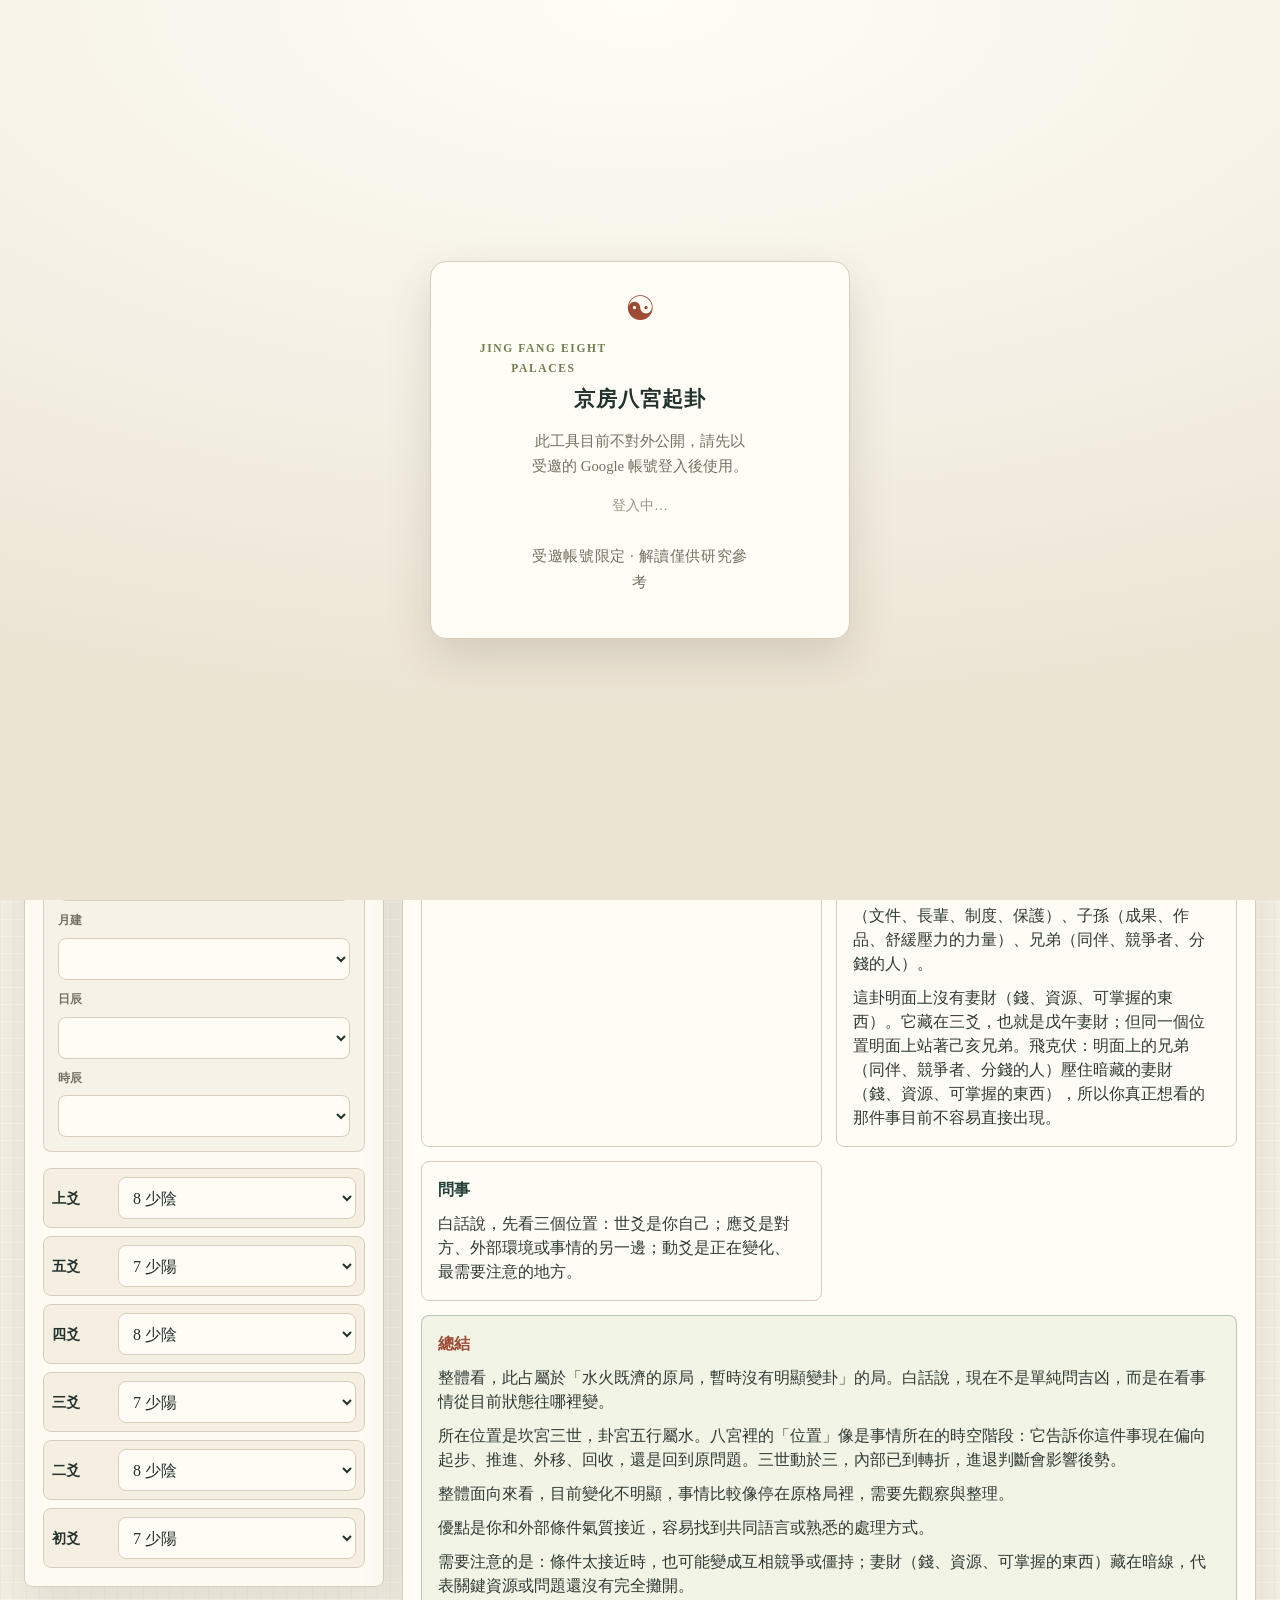
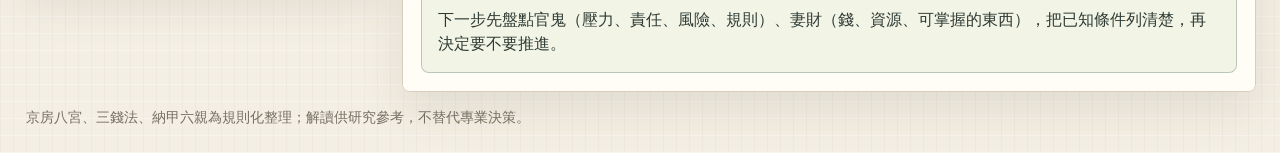
<file: index.html>
<!doctype html>
<html lang="zh-Hant">
<head>
  <meta charset="utf-8">
  <meta name="viewport" content="width=device-width, initial-scale=1">
  <title>京房八宮起卦</title>
  <link rel="stylesheet" href="style.css">
  <!-- 練息場平台 Google 登入 SDK（供登入閘門使用）-->
  <script src="https://accounts.google.com/gsi/client" async defer></script>
</head>
<body>
  <!-- 登入閘門：暫不公開，僅開放名單帳號可用（進站立刻蓋遮罩，驗證通過才掀開）-->
  <script src="auth-gate.js"></script>
  <main class="shell">
    <header class="app-header">
      <div class="brand-copy">
        <p class="eyebrow">Jing Fang Eight Palaces</p>
        <h1>京房八宮起卦</h1>
      </div>
      <div class="nature-mark" aria-hidden="true">
        <svg viewBox="0 0 240 118" role="img">
          <path class="wash" d="M17 84c36-31 52-34 82-10 19 15 35 19 61-7 22-22 38-24 62-7" />
          <path class="mountain" d="M21 80c17-18 31-27 42-27 12 0 20 15 31 15 13 0 25-28 41-28 17 0 26 31 43 31 10 0 22-10 38-21" />
          <path class="water" d="M41 92c22 6 39 6 58 0m24 0c24 6 44 6 67 0" />
          <circle class="moon" cx="184" cy="32" r="13" />
          <path class="reed" d="M36 89c-2-15 1-27 10-37m-3 32c4-11 10-19 20-25" />
        </svg>
      </div>
    </header>

    <section class="workbench" aria-label="起卦工具">
      <aside class="control-panel">
        <label class="field">
          <span>所問之事</span>
          <textarea id="question" rows="4" placeholder="例如：這個合作案接下來三個月的走勢"></textarea>
        </label>

        <input id="category" type="hidden" value="general">

        <section class="category-assist" aria-label="系統判斷問題類型">
          <div class="assist-head">
            <h2>系統判斷</h2>
            <span id="categoryNote">輸入問題後會自動判斷類型。</span>
          </div>
          <div id="categoryAssist" class="category-assist-grid"></div>
        </section>

        <section class="question-seeds" aria-label="問法模板">
          <h2>問法模板</h2>
          <div id="questionPrompts" class="question-prompts"></div>
        </section>

        <div class="button-row">
          <button id="cast" class="primary" type="button">三錢起卦</button>
          <button id="readManual" type="button">套用手動六爻</button>
        </div>

        <p class="input-help">三錢起卦會隨機擲出六爻；手動六爻則使用下方 6、7、8、9 的設定重新算出卦盤。</p>

        <section class="time-settings" aria-label="進階時空設定">
          <h2>進階時空</h2>
          <p>進入頁面會先帶入本機日期時間；若你要改用指定起卦時間，也可以在這裡手動調整。</p>
          <button id="autoTime" type="button">重新帶入本機時間</button>
          <p id="timeAutoNote" class="time-note">日辰依本機公曆日期換算，不需要連網；若採子初換日或遇節氣交界，請手動核對。</p>
          <label class="field compact">
            <span>起卦日期</span>
            <input id="castDate" type="date">
          </label>
          <label class="field compact">
            <span>月建</span>
            <select id="monthBranch"></select>
          </label>
          <label class="field compact">
            <span>日辰</span>
            <select id="dayGanzhi"></select>
          </label>
          <label class="field compact">
            <span>時辰</span>
            <select id="hourBranch"></select>
          </label>
        </section>

        <div class="manual-lines" id="manualLines" aria-label="手動六爻"></div>
      </aside>

      <section id="resultPanel" class="result-panel">
        <div id="castNotice" class="cast-notice" aria-live="polite"></div>
        <div class="summary-grid">
          <article class="hex-card primary-hex">
            <div class="hex-stack" id="mainHexStack"></div>
            <div>
              <p class="label">本卦</p>
              <h2 id="mainHexName">-</h2>
              <p id="mainHexMeta" class="muted">-</p>
            </div>
          </article>

          <article class="hex-card">
            <div class="big-symbol" id="changedSymbol">-</div>
            <div>
              <p class="label">變卦</p>
              <h2 id="changedHexName">-</h2>
              <p id="changedHexMeta" class="muted">-</p>
            </div>
          </article>

          <article class="metric-card">
            <p class="label">八宮</p>
            <strong id="palaceName">-</strong>
            <span id="palaceMeta">-</span>
          </article>

          <article class="metric-card">
            <p class="label">世應</p>
            <strong id="worldResponse">-</strong>
            <span id="movingMeta">-</span>
          </article>
        </div>

        <nav class="tabs" aria-label="結果分頁">
          <button class="tab active" data-tab="reading" type="button">解讀</button>
          <button class="tab" data-tab="lines" type="button">爻表</button>
          <button class="tab" data-tab="advanced" type="button">時空</button>
          <button class="tab" data-tab="hidden" type="button">飛伏</button>
          <button class="tab" data-tab="palaces" type="button">八宮</button>
          <button class="tab" data-tab="model" type="button">模型</button>
        </nav>

        <section class="tab-panel active" id="readingTab">
          <div id="readingContent" class="reading-content"></div>
        </section>

        <section class="tab-panel" id="linesTab">
          <div class="table-wrap">
            <table>
              <thead>
                <tr>
                  <th>爻位</th>
                  <th>爻象</th>
                  <th>納甲</th>
                  <th>五行</th>
                  <th>六親</th>
                  <th>六神</th>
                  <th>時空</th>
                  <th>標記</th>
                </tr>
              </thead>
              <tbody id="lineTable"></tbody>
            </table>
          </div>
        </section>

        <section class="tab-panel" id="advancedTab">
          <div id="advancedSummary" class="hidden-summary"></div>
          <div class="table-wrap">
            <table>
              <thead>
                <tr>
                  <th>爻位</th>
                  <th>六親</th>
                  <th>月建</th>
                  <th>日辰</th>
                  <th>時辰</th>
                  <th>空亡</th>
                  <th>旺衰</th>
                </tr>
              </thead>
              <tbody id="advancedTable"></tbody>
            </table>
          </div>
        </section>

        <section class="tab-panel" id="hiddenTab">
          <div id="hiddenSummary" class="hidden-summary"></div>
          <div class="table-wrap">
            <table>
              <thead>
                <tr>
                  <th>爻位</th>
                  <th>飛爻</th>
                  <th>本宮伏神</th>
                  <th>飛伏</th>
                  <th>對宮伏象</th>
                </tr>
              </thead>
              <tbody id="hiddenTable"></tbody>
            </table>
          </div>
        </section>

        <section class="tab-panel" id="palacesTab">
          <div id="palaceTable" class="palace-table"></div>
        </section>

        <section class="tab-panel" id="modelTab">
          <div id="modelContent" class="model-grid"></div>
        </section>
      </section>
    </section>

    <footer class="footer-note">
      京房八宮、三錢法、納甲六親為規則化整理；解讀供研究參考，不替代專業決策。
    </footer>
  </main>

  <script src="logic.js"></script>
  <script src="app.js"></script>
  <!-- 練息場全平台共用使用者列（回首頁＋登入資訊／登出）-->
  <script defer src="https://flow222git.github.io/jte-platform-2026/jte-userbar.js"></script>
</body>
</html>
</file>
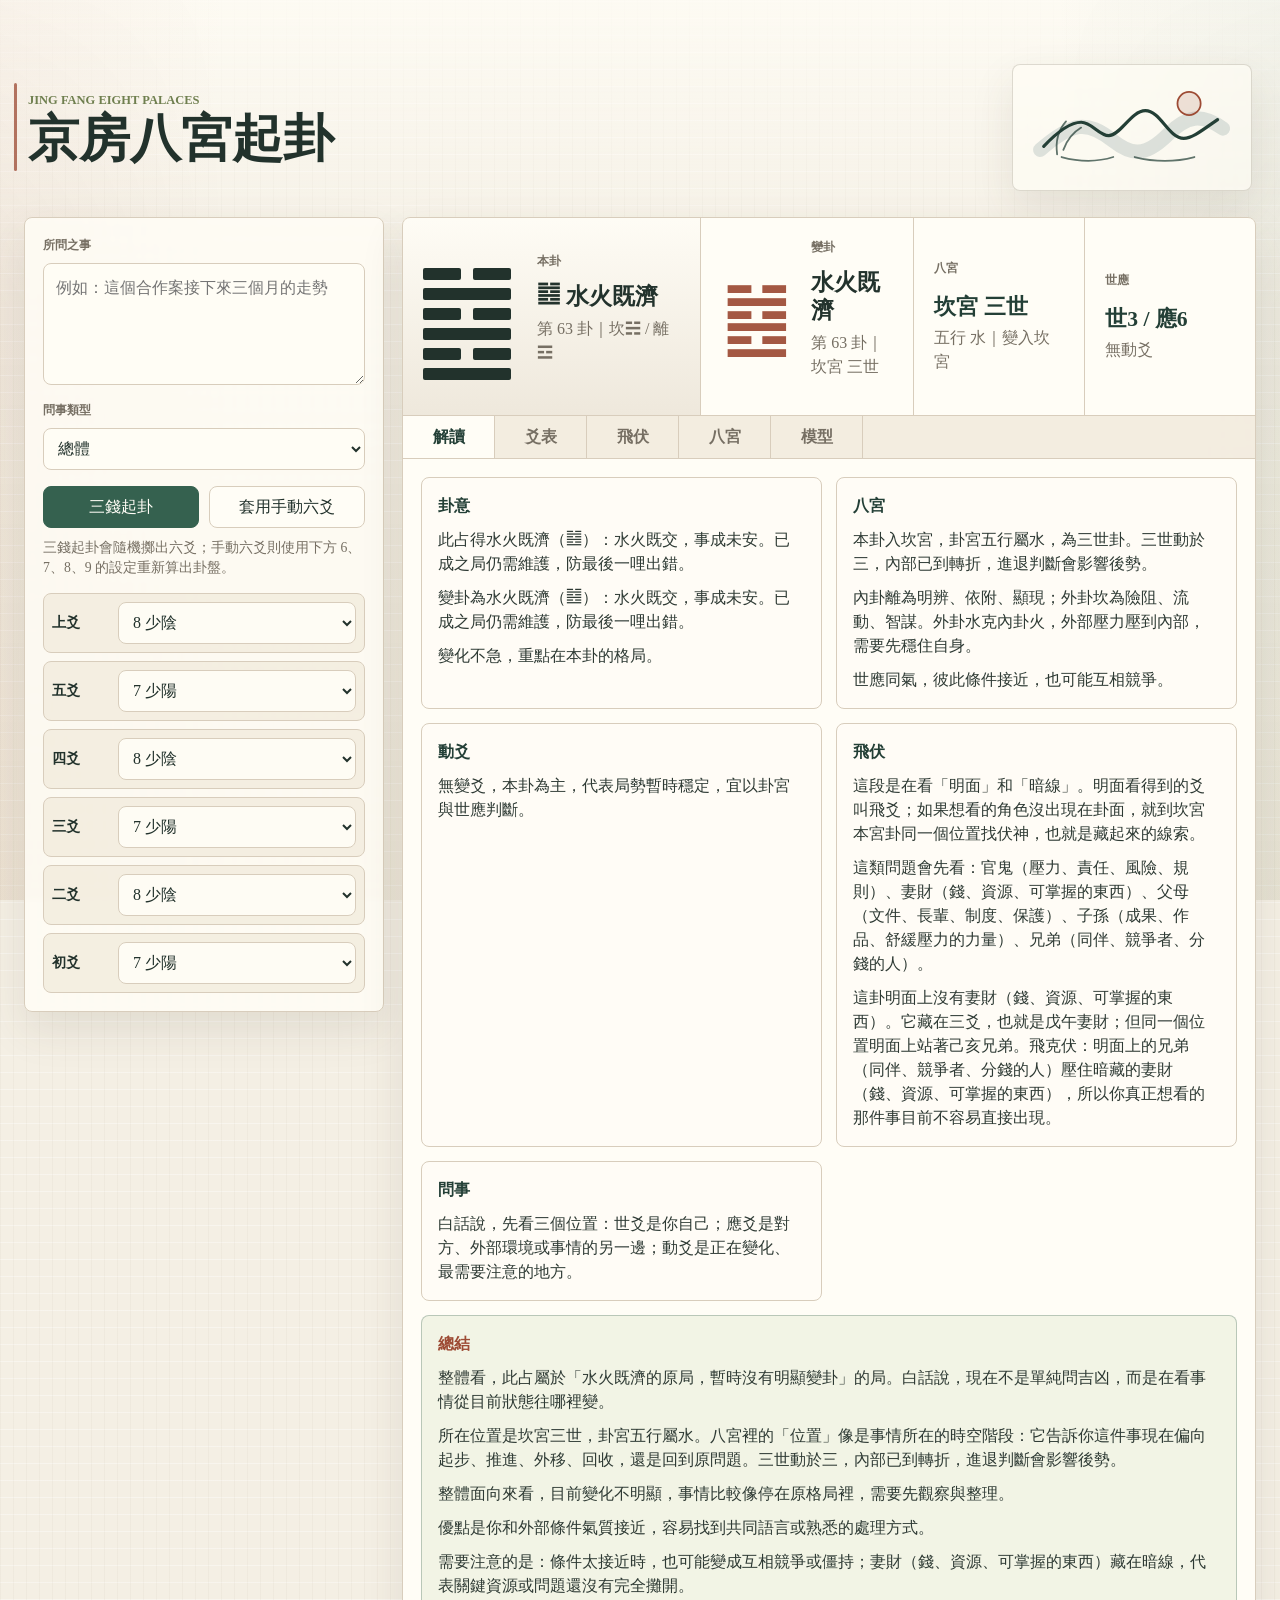
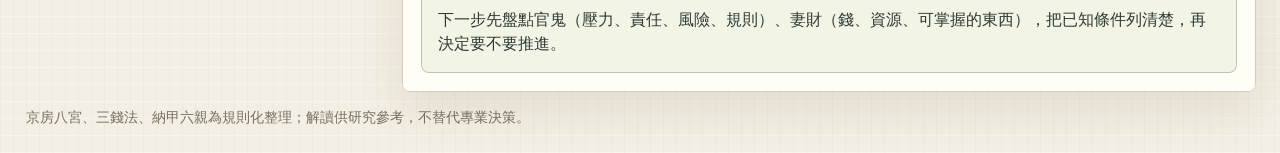
<file: 8index.html>
<!doctype html>
<html lang="zh-Hant">
<head>
  <meta charset="utf-8">
  <meta name="viewport" content="width=device-width, initial-scale=1">
  <title>京房八宮起卦</title>
  <link rel="stylesheet" href="style.css">
</head>
<body>
  <main class="shell">
    <header class="app-header">
      <div class="brand-copy">
        <p class="eyebrow">Jing Fang Eight Palaces</p>
        <h1>京房八宮起卦</h1>
      </div>
      <div class="nature-mark" aria-hidden="true">
        <svg viewBox="0 0 240 118" role="img">
          <path class="wash" d="M17 84c36-31 52-34 82-10 19 15 35 19 61-7 22-22 38-24 62-7" />
          <path class="mountain" d="M21 80c17-18 31-27 42-27 12 0 20 15 31 15 13 0 25-28 41-28 17 0 26 31 43 31 10 0 22-10 38-21" />
          <path class="water" d="M41 92c22 6 39 6 58 0m24 0c24 6 44 6 67 0" />
          <circle class="moon" cx="184" cy="32" r="13" />
          <path class="reed" d="M36 89c-2-15 1-27 10-37m-3 32c4-11 10-19 20-25" />
        </svg>
      </div>
    </header>

    <section class="workbench" aria-label="起卦工具">
      <aside class="control-panel">
        <label class="field">
          <span>所問之事</span>
          <textarea id="question" rows="4" placeholder="例如：這個合作案接下來三個月的走勢"></textarea>
        </label>

        <label class="field">
          <span>問事類型</span>
          <select id="category">
            <option value="general">總體</option>
            <option value="career">事業</option>
            <option value="wealth">財務</option>
            <option value="relationship">感情</option>
            <option value="health">健康</option>
          </select>
        </label>

        <div class="button-row">
          <button id="cast" class="primary" type="button">三錢起卦</button>
          <button id="readManual" type="button">套用手動六爻</button>
        </div>

        <p class="input-help">三錢起卦會隨機擲出六爻；手動六爻則使用下方 6、7、8、9 的設定重新算出卦盤。</p>

        <div class="manual-lines" id="manualLines" aria-label="手動六爻"></div>
      </aside>

      <section class="result-panel">
        <div class="summary-grid">
          <article class="hex-card primary-hex">
            <div class="hex-stack" id="mainHexStack"></div>
            <div>
              <p class="label">本卦</p>
              <h2 id="mainHexName">-</h2>
              <p id="mainHexMeta" class="muted">-</p>
            </div>
          </article>

          <article class="hex-card">
            <div class="big-symbol" id="changedSymbol">-</div>
            <div>
              <p class="label">變卦</p>
              <h2 id="changedHexName">-</h2>
              <p id="changedHexMeta" class="muted">-</p>
            </div>
          </article>

          <article class="metric-card">
            <p class="label">八宮</p>
            <strong id="palaceName">-</strong>
            <span id="palaceMeta">-</span>
          </article>

          <article class="metric-card">
            <p class="label">世應</p>
            <strong id="worldResponse">-</strong>
            <span id="movingMeta">-</span>
          </article>
        </div>

        <nav class="tabs" aria-label="結果分頁">
          <button class="tab active" data-tab="reading" type="button">解讀</button>
          <button class="tab" data-tab="lines" type="button">爻表</button>
          <button class="tab" data-tab="hidden" type="button">飛伏</button>
          <button class="tab" data-tab="palaces" type="button">八宮</button>
          <button class="tab" data-tab="model" type="button">模型</button>
        </nav>

        <section class="tab-panel active" id="readingTab">
          <div id="readingContent" class="reading-content"></div>
        </section>

        <section class="tab-panel" id="linesTab">
          <div class="table-wrap">
            <table>
              <thead>
                <tr>
                  <th>爻位</th>
                  <th>爻象</th>
                  <th>納甲</th>
                  <th>五行</th>
                  <th>六親</th>
                  <th>標記</th>
                </tr>
              </thead>
              <tbody id="lineTable"></tbody>
            </table>
          </div>
        </section>

        <section class="tab-panel" id="hiddenTab">
          <div id="hiddenSummary" class="hidden-summary"></div>
          <div class="table-wrap">
            <table>
              <thead>
                <tr>
                  <th>爻位</th>
                  <th>飛爻</th>
                  <th>本宮伏神</th>
                  <th>飛伏</th>
                  <th>對宮伏象</th>
                </tr>
              </thead>
              <tbody id="hiddenTable"></tbody>
            </table>
          </div>
        </section>

        <section class="tab-panel" id="palacesTab">
          <div id="palaceTable" class="palace-table"></div>
        </section>

        <section class="tab-panel" id="modelTab">
          <div id="modelContent" class="model-grid"></div>
        </section>
      </section>
    </section>

    <footer class="footer-note">
      京房八宮、三錢法、納甲六親為規則化整理；解讀供研究參考，不替代專業決策。
    </footer>
  </main>

  <script src="logic.js"></script>
  <script src="app.js"></script>
</body>
</html>
</file>
<file: style.css>
:root {
  color-scheme: light;
  --bg: #f4efe4;
  --surface: #fffdf6;
  --surface-2: #f0eadb;
  --ink: #22322c;
  --muted: #766f63;
  --line: #d8cdbc;
  --pine: #35614f;
  --pine-dark: #233f36;
  --cinnabar: #9d4b34;
  --gold: #a9823b;
  --blue: #506f76;
  --bamboo: #6f7f4f;
  --shadow: 0 18px 44px rgba(74, 62, 44, 0.11);
}

* {
  box-sizing: border-box;
}

html {
  min-height: 100%;
  background:
    repeating-linear-gradient(90deg, rgba(91, 72, 44, 0.035) 0, rgba(91, 72, 44, 0.035) 1px, transparent 1px, transparent 13px),
    repeating-linear-gradient(0deg, rgba(255, 255, 255, 0.36) 0, rgba(255, 255, 255, 0.36) 1px, transparent 1px, transparent 17px),
    var(--bg);
}

body {
  min-height: 100%;
  margin: 0;
  color: var(--ink);
  font-family: ui-serif, "Songti TC", "Noto Serif TC", "STSong", "PMingLiU", serif;
  line-height: 1.5;
}

body::before {
  position: fixed;
  inset: 0;
  pointer-events: none;
  background:
    linear-gradient(90deg, rgba(157, 75, 52, 0.05), transparent 18%, transparent 82%, rgba(53, 97, 79, 0.05)),
    linear-gradient(180deg, rgba(255, 253, 246, 0.82), transparent 34%, rgba(160, 130, 59, 0.06));
  content: "";
}

button,
select,
textarea,
input {
  font: inherit;
}

button {
  min-height: 42px;
  border: 1px solid var(--line);
  border-radius: 8px;
  background: var(--surface);
  color: var(--ink);
  cursor: pointer;
}

button:hover {
  border-color: var(--pine);
}

button:disabled {
  cursor: wait;
  opacity: 0.62;
}

button.primary {
  border-color: var(--pine);
  background: var(--pine);
  color: #fffdf6;
}

button.primary:hover {
  background: var(--pine-dark);
}

.shell {
  position: relative;
  width: min(1440px, 100%);
  margin: 0 auto;
  padding: 50px 24px 24px; /* 上方留白：避開全平台固定 userbar */
}

.app-header {
  display: flex;
  min-height: 128px;
  align-items: center;
  justify-content: space-between;
  gap: 24px;
  padding: 14px 4px 26px;
}

.brand-copy {
  position: relative;
}

.brand-copy::before {
  position: absolute;
  left: -14px;
  top: -8px;
  width: 3px;
  height: 88px;
  border-radius: 999px;
  background: var(--cinnabar);
  content: "";
  opacity: 0.76;
}

.eyebrow {
  margin: 0 0 4px;
  color: var(--bamboo);
  font-size: 0.78rem;
  font-weight: 700;
  letter-spacing: 0;
  text-transform: uppercase;
}

h1,
h2,
h3,
p {
  margin-top: 0;
}

h1 {
  margin-bottom: 0;
  font-size: clamp(2rem, 4vw, 4rem);
  line-height: 1;
  letter-spacing: 0;
  font-weight: 650;
}

.nature-mark {
  width: min(240px, 38vw);
  min-width: 150px;
  border: 1px solid rgba(91, 80, 62, 0.2);
  border-radius: 8px;
  background: rgba(255, 253, 246, 0.62);
  box-shadow: var(--shadow);
  padding: 10px 12px;
}

.nature-mark svg {
  display: block;
  width: 100%;
  height: auto;
}

.nature-mark .wash {
  fill: none;
  stroke: rgba(80, 111, 118, 0.18);
  stroke-linecap: round;
  stroke-width: 16;
}

.nature-mark .mountain,
.nature-mark .water,
.nature-mark .reed {
  fill: none;
  stroke: var(--pine-dark);
  stroke-linecap: round;
  stroke-linejoin: round;
}

.nature-mark .mountain {
  stroke-width: 3.6;
}

.nature-mark .water,
.nature-mark .reed {
  stroke-width: 2;
  opacity: 0.72;
}

.nature-mark .moon {
  fill: rgba(157, 75, 52, 0.15);
  stroke: var(--cinnabar);
  stroke-width: 2;
}

.workbench {
  display: grid;
  grid-template-columns: minmax(280px, 360px) minmax(0, 1fr);
  gap: 18px;
}

.control-panel,
.result-panel {
  border: 1px solid var(--line);
  border-radius: 8px;
  background: rgba(255, 253, 246, 0.84);
  box-shadow: var(--shadow);
}

.control-panel {
  align-self: start;
  padding: 18px;
}

.control-panel,
.result-panel,
.nature-mark {
  backdrop-filter: blur(2px);
}

.field {
  display: grid;
  gap: 8px;
  margin-bottom: 16px;
}

.field span,
.label {
  color: var(--muted);
  font-size: 0.78rem;
  font-weight: 700;
  letter-spacing: 0;
}

textarea,
select,
input[type="date"] {
  width: 100%;
  border: 1px solid var(--line);
  border-radius: 8px;
  background: rgba(255, 253, 246, 0.92);
  color: var(--ink);
}

textarea {
  min-height: 110px;
  padding: 12px;
  resize: vertical;
}

select,
input[type="date"] {
  min-height: 42px;
  padding: 8px 10px;
}

textarea:focus,
select:focus,
input:focus,
button:focus-visible {
  outline: 3px solid rgba(53, 97, 79, 0.22);
  outline-offset: 1px;
}

.button-row {
  display: grid;
  grid-template-columns: 1fr 1fr;
  gap: 10px;
  margin-bottom: 10px;
}

.input-help {
  margin-bottom: 14px;
  color: var(--muted);
  font-size: 0.86rem;
}

.category-assist {
  display: grid;
  gap: 10px;
  margin-bottom: 16px;
}

.assist-head {
  display: grid;
  gap: 3px;
}

.assist-head h2 {
  margin-bottom: 0;
  color: var(--pine-dark);
  font-size: 1rem;
}

.assist-head span {
  color: var(--muted);
  font-size: 0.82rem;
}

.category-assist-grid {
  display: grid;
  grid-template-columns: repeat(2, minmax(0, 1fr));
  gap: 8px;
}

.category-chip {
  display: grid;
  gap: 3px;
  min-height: 68px;
  align-content: start;
  padding: 9px 10px;
  border-color: rgba(216, 205, 188, 0.92);
  background: rgba(255, 253, 246, 0.68);
  text-align: left;
}

.category-chip span {
  color: var(--pine-dark);
  font-weight: 700;
}

.category-chip small {
  color: var(--muted);
  font-size: 0.76rem;
  line-height: 1.25;
}

.category-chip.suggested {
  border-color: rgba(169, 130, 59, 0.48);
}

.category-chip.active {
  border-color: rgba(53, 97, 79, 0.54);
  background: rgba(239, 242, 225, 0.82);
  box-shadow: inset 3px 0 0 var(--pine);
}

.question-seeds {
  display: grid;
  gap: 8px;
  margin-bottom: 16px;
}

.question-seeds h2 {
  margin-bottom: 0;
  color: var(--pine-dark);
  font-size: 1rem;
}

.question-prompts {
  display: grid;
  gap: 8px;
}

.prompt-button {
  min-height: 0;
  padding: 9px 10px;
  border-color: rgba(216, 205, 188, 0.92);
  background: rgba(255, 253, 246, 0.68);
  color: var(--pine-dark);
  text-align: left;
  line-height: 1.35;
}

.time-settings {
  display: grid;
  gap: 10px;
  margin-bottom: 16px;
  padding: 14px;
  border: 1px solid rgba(216, 205, 188, 0.9);
  border-radius: 8px;
  background: rgba(240, 234, 219, 0.5);
}

.time-settings h2 {
  margin-bottom: 0;
  color: var(--pine-dark);
  font-size: 1rem;
}

.time-settings p {
  margin-bottom: 2px;
  color: var(--muted);
  font-size: 0.84rem;
}

.time-settings button {
  width: 100%;
  min-height: 38px;
  border-color: rgba(53, 97, 79, 0.32);
  background: rgba(255, 253, 246, 0.62);
  color: var(--pine-dark);
}

.time-note {
  min-height: 1.4em;
}

.field.compact {
  margin-bottom: 0;
}

.manual-lines {
  display: grid;
  gap: 8px;
}

.line-input {
  display: grid;
  grid-template-columns: 56px 1fr;
  align-items: center;
  gap: 10px;
  min-height: 46px;
  padding: 8px;
  border: 1px solid var(--line);
  border-radius: 8px;
  background: rgba(240, 234, 219, 0.74);
}

.line-input span {
  color: var(--ink);
  font-size: 0.9rem;
  font-weight: 700;
}

.result-panel {
  position: relative;
  min-width: 0;
  overflow: hidden;
}

.cast-notice {
  position: absolute;
  right: 18px;
  top: 18px;
  z-index: 5;
  max-width: min(320px, calc(100% - 36px));
  padding: 9px 12px;
  border: 1px solid rgba(157, 75, 52, 0.36);
  border-radius: 8px;
  background: rgba(255, 253, 246, 0.94);
  color: var(--cinnabar);
  font-weight: 700;
  opacity: 0;
  pointer-events: none;
  transform: translateY(-8px);
}

.cast-notice.show {
  animation: notice-rise 1.8s ease both;
}

.result-panel.result-flash .summary-grid {
  animation: result-glow 1.2s ease both;
}

.result-panel.result-flash .hex-stack {
  animation: hex-breathe 0.92s ease both;
}

.result-panel.casting .summary-grid {
  position: relative;
}

.result-panel.casting .summary-grid::after {
  position: absolute;
  inset: 0;
  background: linear-gradient(90deg, transparent, rgba(53, 97, 79, 0.1), transparent);
  content: "";
  pointer-events: none;
  animation: ink-pass 0.72s ease-in-out infinite;
}

.result-panel.casting .yao-line i {
  animation: yao-ink 0.72s ease-in-out infinite alternate;
}

.summary-grid {
  display: grid;
  grid-template-columns: 1.4fr 1fr 0.8fr 0.8fr;
  gap: 1px;
  background: var(--line);
}

.hex-card,
.metric-card {
  min-width: 0;
  background: var(--surface);
}

.hex-card {
  display: grid;
  grid-template-columns: auto minmax(0, 1fr);
  align-items: center;
  gap: 18px;
  min-height: 160px;
  padding: 20px;
}

.primary-hex {
  background: linear-gradient(180deg, rgba(255, 253, 246, 0.98) 0%, rgba(244, 239, 228, 0.8) 100%);
}

.metric-card {
  display: grid;
  align-content: center;
  gap: 5px;
  min-height: 160px;
  padding: 20px;
}

.metric-card strong {
  color: var(--pine-dark);
  font-size: 1.35rem;
  line-height: 1.2;
}

.metric-card span,
.muted {
  color: var(--muted);
}

.hex-card h2 {
  margin-bottom: 6px;
  font-size: 1.45rem;
  line-height: 1.2;
}

.hex-stack {
  display: grid;
  width: 96px;
  gap: 8px;
}

.stack-row {
  height: 12px;
}

.yao-line {
  position: relative;
  display: inline-grid;
  grid-template-columns: 1fr 1fr;
  gap: 12px;
  width: 88px;
  height: 12px;
  vertical-align: middle;
}

.yao-line i {
  display: block;
  height: 12px;
  border-radius: 2px;
  background: var(--ink);
}

.yao-line.pending {
  opacity: 0.34;
}

.yao-line.pending i {
  border: 1px solid rgba(53, 97, 79, 0.38);
  background: transparent;
}

.yao-line.fresh i {
  animation: yao-drop 0.48s ease both;
}

.stack-row.revealing {
  animation: row-settle 0.48s ease both;
}

.yao-line.yang {
  grid-template-columns: 1fr;
  gap: 0;
}

.yao-line.yang i:first-child {
  width: 88px;
}

.yao-line.yang i:last-child {
  display: none;
}

.yao-line.moving::after {
  position: absolute;
  top: 50%;
  right: -16px;
  width: 7px;
  height: 7px;
  border-radius: 999px;
  background: var(--cinnabar);
  content: "";
  transform: translateY(-50%);
}

.casting-block {
  border-color: rgba(53, 97, 79, 0.28);
  background: rgba(240, 234, 219, 0.48);
}

.big-symbol {
  color: var(--cinnabar);
  font-size: 5rem;
  line-height: 1;
  opacity: 0.92;
}

.tabs {
  display: flex;
  gap: 0;
  border-top: 1px solid var(--line);
  border-bottom: 1px solid var(--line);
  background: rgba(240, 234, 219, 0.78);
}

.tab {
  min-width: 92px;
  border: 0;
  border-right: 1px solid var(--line);
  border-radius: 0;
  background: transparent;
  color: var(--muted);
  font-weight: 700;
}

.tab.active {
  background: var(--surface);
  color: var(--pine-dark);
}

.tab-panel {
  display: none;
  min-height: 390px;
  padding: 18px;
  background: var(--surface);
}

.tab-panel.active {
  display: block;
}

.reading-content {
  display: grid;
  grid-template-columns: repeat(2, minmax(0, 1fr));
  gap: 14px;
}

.reading-overview,
.detail-list {
  grid-column: 1 / -1;
}

.reading-overview {
  display: grid;
  gap: 14px;
}

.overview-head {
  display: grid;
  grid-template-columns: minmax(0, 1fr) minmax(132px, 180px);
  align-items: stretch;
  gap: 12px;
}

.overview-copy {
  min-width: 0;
  padding: 16px 0;
}

.overview-copy h3 {
  margin-bottom: 8px;
  color: var(--pine-dark);
  font-size: clamp(1.45rem, 3vw, 2.2rem);
  line-height: 1.08;
}

.overview-copy p:last-child {
  margin-bottom: 0;
  color: #2e3a34;
}

.overview-seal {
  display: grid;
  align-content: center;
  gap: 4px;
  min-height: 132px;
  padding: 18px;
  border: 1px solid var(--line);
  border-radius: 8px;
  background: rgba(255, 253, 246, 0.7);
}

.overview-seal span {
  color: var(--muted);
  font-size: 0.82rem;
  font-weight: 700;
}

.overview-seal strong {
  color: var(--pine-dark);
  font-size: 1.35rem;
  line-height: 1.18;
}

.overview-seal .signal-pill {
  justify-self: start;
  margin-top: 8px;
}

.insight-strip {
  display: grid;
  grid-template-columns: repeat(2, minmax(0, 1fr));
  gap: 1px;
  overflow: hidden;
  border: 1px solid var(--line);
  border-radius: 8px;
  background: var(--line);
}

.insight-strip div {
  min-width: 0;
  padding: 13px 14px;
  background: rgba(250, 246, 236, 0.86);
}

.insight-strip b {
  display: block;
  margin-bottom: 3px;
  color: var(--pine-dark);
  font-size: 0.82rem;
}

.insight-strip span {
  color: var(--muted);
}

.applied-dimensions {
  display: grid;
  gap: 4px;
  padding: 12px 14px;
  border: 1px solid rgba(53, 97, 79, 0.24);
  border-radius: 8px;
  background: rgba(239, 242, 225, 0.56);
}

.applied-dimensions b {
  color: var(--pine-dark);
}

.applied-dimensions span {
  color: var(--muted);
  font-size: 0.9rem;
}

.dimension-grid,
.detail-list {
  display: grid;
  grid-template-columns: repeat(5, minmax(130px, 1fr));
  gap: 10px;
}

.dimension-card,
.detail-block {
  min-width: 0;
  border: 1px solid var(--line);
  border-radius: 8px;
  background: rgba(255, 253, 246, 0.78);
}

.dimension-card summary,
.detail-block summary {
  cursor: pointer;
  list-style: none;
}

.dimension-card summary::-webkit-details-marker,
.detail-block summary::-webkit-details-marker {
  display: none;
}

.dimension-card summary {
  display: grid;
  grid-template-columns: auto minmax(0, 1fr) auto;
  gap: 10px;
  min-height: 112px;
  align-items: start;
  padding: 13px;
}

.dimension-rank {
  display: grid;
  width: 28px;
  height: 28px;
  place-items: center;
  border-radius: 999px;
  background: rgba(53, 97, 79, 0.1);
  color: var(--pine-dark);
  font-size: 0.82rem;
  font-weight: 700;
}

.dimension-main {
  display: grid;
  gap: 2px;
  min-width: 0;
}

.dimension-main b {
  color: var(--pine-dark);
  line-height: 1.25;
}

.dimension-main small {
  color: var(--muted);
  font-size: 0.78rem;
  font-weight: 700;
}

.signal-pill {
  display: inline-grid;
  grid-template-columns: 12px auto;
  align-items: center;
  gap: 7px;
  min-width: 74px;
  padding: 6px 8px;
  border: 1px solid rgba(216, 205, 188, 0.88);
  border-radius: 999px;
  background: rgba(255, 253, 246, 0.78);
  white-space: nowrap;
}

.signal-pill i {
  width: 12px;
  height: 12px;
  border-radius: 999px;
  box-shadow: 0 0 0 3px rgba(255, 253, 246, 0.74), 0 0 0 4px rgba(53, 97, 79, 0.08);
}

.signal-pill span {
  display: grid;
  gap: 1px;
}

.signal-pill b {
  color: var(--pine-dark);
  font-size: 0.76rem;
  line-height: 1;
}

.signal-pill small {
  color: var(--muted);
  font-size: 0.68rem;
  font-weight: 700;
  line-height: 1;
}

.signal-pill.compact {
  min-width: 0;
}

.signal-good {
  border-color: rgba(53, 125, 77, 0.34);
  background: rgba(53, 125, 77, 0.11);
}

.signal-good i {
  background: #357d4d;
}

.signal-okay {
  border-color: rgba(93, 131, 67, 0.32);
  background: rgba(93, 131, 67, 0.1);
}

.signal-okay i {
  background: #5d8343;
}

.signal-neutral,
.signal-caution {
  border-color: rgba(169, 130, 59, 0.36);
  background: rgba(169, 130, 59, 0.12);
}

.signal-neutral i,
.signal-caution i {
  background: #b88b32;
}

.signal-risk {
  border-color: rgba(157, 75, 52, 0.36);
  background: rgba(157, 75, 52, 0.12);
}

.signal-risk i {
  background: var(--cinnabar);
}

.dimension-card p {
  margin: 0;
  padding: 0 13px 13px;
  color: #2e3a34;
  font-size: 0.9rem;
}

.dimension-card p + p {
  padding-top: 0;
}

.dimension-card p b {
  margin-right: 4px;
  color: var(--pine-dark);
}

.tone-good {
  border-color: rgba(53, 97, 79, 0.42);
}

.tone-good.overview-seal {
  background: rgba(53, 97, 79, 0.15);
}

.tone-okay.overview-seal {
  background: rgba(111, 127, 79, 0.22);
}

.tone-neutral.overview-seal {
  background: rgba(80, 111, 118, 0.18);
}

.tone-caution.overview-seal {
  background: rgba(169, 130, 59, 0.2);
}

.tone-risk {
  border-color: rgba(157, 75, 52, 0.34);
}

.tone-risk.overview-seal {
  background: rgba(157, 75, 52, 0.18);
}

.reading-block {
  min-width: 0;
  padding: 16px;
  border: 1px solid var(--line);
  border-radius: 8px;
  background: rgba(255, 253, 246, 0.78);
}

.reading-block h3 {
  margin-bottom: 10px;
  color: var(--pine-dark);
  font-size: 1rem;
}

.reading-block p {
  margin-bottom: 10px;
  color: #2e3a34;
}

.reading-block p:last-child {
  margin-bottom: 0;
}

.cast-block {
  grid-column: 1 / -1;
}

.summary-block {
  grid-column: 1 / -1;
  border-color: rgba(53, 97, 79, 0.3);
  background: rgba(239, 242, 225, 0.8);
}

.summary-block h3 {
  color: var(--cinnabar);
}

.question-focus-block {
  grid-column: 1 / -1;
  border-color: rgba(157, 75, 52, 0.22);
  background: linear-gradient(180deg, rgba(255, 253, 246, 0.9), rgba(244, 239, 228, 0.78));
}

.question-focus-block h3 {
  color: var(--pine-dark);
}

.question-focus-block p:first-of-type {
  font-weight: 700;
}

.detail-list {
  grid-template-columns: repeat(2, minmax(0, 1fr));
}

.detail-block {
  padding: 0;
}

.detail-block summary {
  display: grid;
  gap: 4px;
  min-height: 76px;
  padding: 14px 16px;
}

.detail-block summary span {
  color: var(--pine-dark);
  font-weight: 700;
}

.detail-block summary small {
  color: var(--muted);
  font-size: 0.82rem;
  line-height: 1.35;
}

.detail-block[open] summary {
  border-bottom: 1px solid var(--line);
}

.detail-block p {
  padding: 0 16px;
}

.detail-block p:first-of-type {
  padding-top: 14px;
}

.detail-block p:last-child {
  padding-bottom: 14px;
}

.hidden-summary {
  display: grid;
  grid-template-columns: repeat(3, minmax(0, 1fr));
  gap: 10px;
  margin-bottom: 14px;
}

.hidden-summary div,
.model-card {
  min-width: 0;
  padding: 14px;
  border: 1px solid var(--line);
  border-radius: 8px;
  background: rgba(255, 253, 246, 0.78);
}

.hidden-summary b {
  display: block;
  margin-bottom: 4px;
  color: var(--pine-dark);
  font-size: 0.82rem;
}

.hidden-summary span {
  color: var(--muted);
}

.coin-grid {
  display: grid;
  grid-template-columns: repeat(3, minmax(0, 1fr));
  gap: 8px;
}

.coin-grid span {
  display: flex;
  min-height: 38px;
  align-items: center;
  justify-content: space-between;
  gap: 10px;
  padding: 8px 10px;
  border-radius: 8px;
  background: var(--surface-2);
  color: var(--muted);
  font-size: 0.92rem;
}

.coin-grid b {
  color: var(--ink);
}

.table-wrap {
  overflow-x: auto;
  border: 1px solid var(--line);
  border-radius: 8px;
}

table {
  width: 100%;
  min-width: 920px;
  border-collapse: collapse;
}

th,
td {
  padding: 12px;
  border-bottom: 1px solid var(--line);
  text-align: left;
  vertical-align: middle;
}

th {
  background: rgba(240, 234, 219, 0.82);
  color: var(--muted);
  font-size: 0.78rem;
}

tbody tr:nth-child(even) td {
  background: rgba(250, 246, 236, 0.46);
}

td small {
  display: block;
  color: var(--muted);
  font-size: 0.78rem;
}

td .yao-line {
  width: 58px;
  height: 8px;
  margin-right: 12px;
}

td .yao-line i {
  height: 8px;
}

td .yao-line.yang i:first-child {
  width: 58px;
}

td .yao-line.moving::after {
  right: -12px;
  width: 6px;
  height: 6px;
}

tr.is-moving td {
  background: rgba(249, 235, 224, 0.68);
}

tr.is-empty td {
  background: rgba(236, 231, 218, 0.7);
}

.palace-table {
  display: grid;
  gap: 16px;
}

.palace-group {
  min-width: 0;
}

.palace-group h3 {
  display: flex;
  align-items: baseline;
  gap: 8px;
  margin-bottom: 8px;
  font-size: 1rem;
}

.palace-group h3 span {
  color: var(--gold);
  font-size: 0.8rem;
}

.palace-row {
  display: grid;
  grid-template-columns: repeat(8, minmax(108px, 1fr));
  gap: 8px;
  overflow-x: auto;
  padding-bottom: 2px;
}

.palace-cell {
  display: grid;
  gap: 5px;
  min-height: 92px;
  padding: 10px;
  border: 1px solid var(--line);
  border-radius: 8px;
  background: rgba(255, 253, 246, 0.78);
}

.palace-cell.active {
  border-color: var(--cinnabar);
  background: rgba(249, 235, 224, 0.72);
}

.palace-cell span,
.palace-cell small {
  color: var(--muted);
  font-size: 0.76rem;
  font-weight: 700;
}

.palace-cell strong {
  font-size: 0.95rem;
  line-height: 1.25;
}

.model-grid {
  display: grid;
  grid-template-columns: repeat(auto-fit, minmax(180px, 1fr));
  gap: 12px;
}

.model-card h3 {
  margin-bottom: 8px;
  color: var(--pine-dark);
  font-size: 1rem;
}

.model-card p {
  color: #2e3a34;
}

.footer-note {
  padding: 16px 2px 0;
  color: var(--muted);
  font-size: 0.86rem;
}

@keyframes notice-rise {
  0% {
    opacity: 0;
    transform: translateY(-8px);
  }

  18%,
  78% {
    opacity: 1;
    transform: translateY(0);
  }

  100% {
    opacity: 0;
    transform: translateY(-4px);
  }
}

@keyframes result-glow {
  0% {
    box-shadow: inset 0 0 0 rgba(157, 75, 52, 0);
  }

  35% {
    box-shadow: inset 0 0 0 999px rgba(157, 75, 52, 0.055);
  }

  100% {
    box-shadow: inset 0 0 0 rgba(157, 75, 52, 0);
  }
}

@keyframes hex-breathe {
  0% {
    transform: scale(0.985);
    opacity: 0.72;
  }

  45% {
    transform: scale(1.035);
    opacity: 1;
  }

  100% {
    transform: scale(1);
    opacity: 1;
  }
}

@keyframes yao-drop {
  0% {
    transform: translateY(-8px) scaleX(0.82);
    opacity: 0;
  }

  58% {
    transform: translateY(1px) scaleX(1.03);
    opacity: 1;
  }

  100% {
    transform: translateY(0) scaleX(1);
    opacity: 1;
  }
}

@keyframes row-settle {
  0% {
    filter: blur(2px);
  }

  100% {
    filter: blur(0);
  }
}

@keyframes ink-pass {
  0% {
    transform: translateX(-100%);
  }

  100% {
    transform: translateX(100%);
  }
}

@keyframes yao-ink {
  0% {
    opacity: 0.55;
  }

  100% {
    opacity: 1;
  }
}

@media (max-width: 1100px) {
  .workbench {
    grid-template-columns: 1fr;
  }

  .control-panel {
    position: static;
  }

  .summary-grid {
    grid-template-columns: 1fr 1fr;
  }
}

@media (max-width: 720px) {
  .shell {
    padding: 44px 14px 14px; /* 上方留白：避開固定 userbar */
  }

  .app-header {
    min-height: 100px;
  }

  .nature-mark {
    width: 128px;
    min-width: 128px;
    padding: 8px;
  }

  .summary-grid,
  .hidden-summary,
  .reading-content,
  .overview-head,
  .insight-strip,
  .dimension-grid,
  .detail-list,
  .category-assist-grid,
  .coin-grid,
  .model-grid {
    grid-template-columns: 1fr;
  }

  .hex-card,
  .metric-card {
    min-height: 132px;
  }

  .tabs {
    overflow-x: auto;
  }
}
</file>
